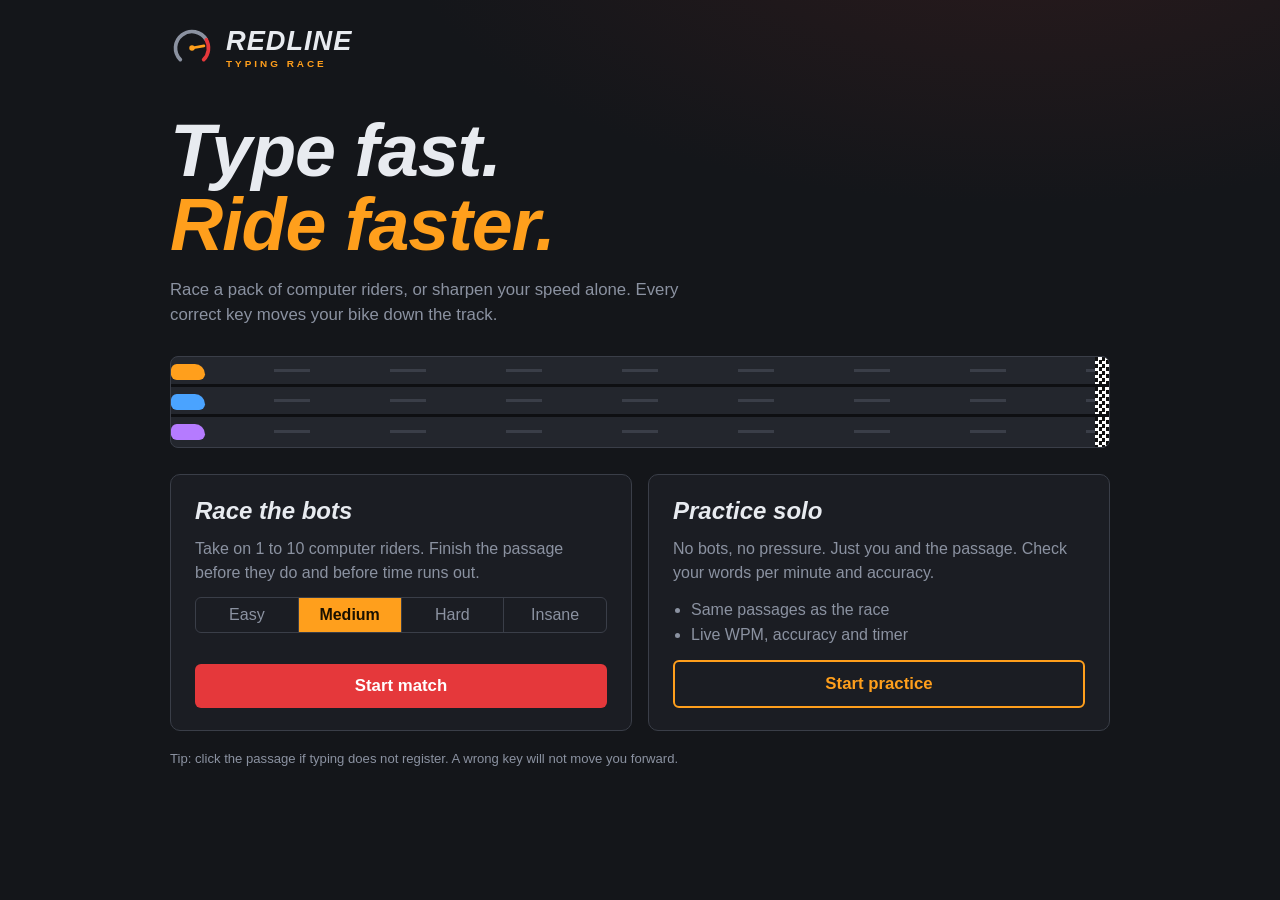
<file: index.html>
<!DOCTYPE html>
<html lang="en">
<head>
<meta charset="utf-8">
<meta name="viewport" content="width=device-width, initial-scale=1">
<title>Redline | Typing Race</title>
<link rel="stylesheet" href="css/landing.css">
<script src="js/records.js"></script>
</head>
<body>
<div class="wrap">
  <header class="nav">
    <a class="logo" href="index.html" aria-label="Redline Typing Race">
      <svg viewBox="0 0 48 48" width="44" height="44" aria-hidden="true">
        <path d="M11.27 36.73A18 18 0 1 1 39.59 15" fill="none" stroke="#8b92a1" stroke-width="4" stroke-linecap="round"/>
        <path d="M39.59 15A18 18 0 0 1 36.73 36.73" fill="none" stroke="#e5383b" stroke-width="4" stroke-linecap="round"/>
        <path d="M24 24L37 21.7" stroke="#ff9f1c" stroke-width="3" stroke-linecap="round"/>
        <circle cx="24" cy="24" r="3" fill="#ff9f1c"/>
      </svg>
      <span class="word">REDLINE<small>Typing Race</small></span>
    </a>
  </header>

  <section class="hero">
    <h1>Type fast.<br><span>Ride faster.</span></h1>
    <p>Race a pack of computer riders, or sharpen your speed alone. Every correct key moves your bike down the track.</p>

    <div class="lanes" aria-hidden="true">
      <div class="l"><i style="--c:#ff9f1c;--t:5s"></i></div>
      <div class="l"><i style="--c:#4aa3ff;--t:6.2s"></i></div>
      <div class="l"><i style="--c:#b57bff;--t:7.4s"></i></div>
    </div>
  </section>  

  <section class="modes">
    <article class="card">
      <h2>Race the bots</h2>
      <p>Take on 1 to 10 computer riders. Finish the passage before they do and before time runs out.</p>
      <div class="lv" id="lv" role="group" aria-label="Bot difficulty">
        <button data-i="0">Easy</button>
        <button data-i="1" class="on">Medium</button>
        <button data-i="2">Hard</button>
        <button data-i="3">Insane</button>
      </div>
      <a class="go" id="goBots" href="race.html?mode=bots&amp;lvl=1">Start match</a>
    </article>

    <article class="card">
      <h2>Practice solo</h2>
      <p>No bots, no pressure. Just you and the passage. Check your words per minute and accuracy.</p>
      <ul>
        <li>Same passages as the race</li>
        <li>Live WPM, accuracy and timer</li>
      </ul>
      <a class="go alt" href="race.html?mode=solo">Start practice</a>
    </article>
  </section>

  

<section class="rec" id="rec" hidden>
  <h2>Your records</h2>
  <div class="nums" id="recNums"></div>
  <table id="recRows"></table>
</section>

  <footer>Tip: click the passage if typing does not register. A wrong key will not move you forward.</footer>
</div>

<script>
  /* Difficulty chips only change the link for "Start match". */
  var lv = document.getElementById("lv"), goBots = document.getElementById("goBots");
  lv.addEventListener("click", function (e) {
    var b = e.target.closest("button");
    if (!b) return;
    lv.querySelectorAll("button").forEach(function (x) { x.classList.toggle("on", x === b); });
    goBots.href = "race.html?mode=bots&lvl=" + b.dataset.i;
  });

  /* Personal records saved by the game (this browser only). */
  var sm = Race.records.summary();
  if (sm.count) {
    document.getElementById("rec").hidden = false;
    document.getElementById("recNums").innerHTML =
      "<div><b>" + sm.best + "</b>best WPM</div><div><b>" + sm.avg + "</b>average WPM</div><div><b>" + sm.count + "</b>games</div>";
    document.getElementById("recRows").innerHTML = Race.records.all().slice(0, 5).map(function (r) {
      return "<tr><td>" + new Date(r.t).toLocaleDateString() + "</td><td>" + Race.records.label(r) +
             "</td><td><b>" + r.wpm + "</b> WPM</td><td>" + r.acc + "%</td></tr>";
    }).join("");
  }
</script>
</body>
</html>
</file>
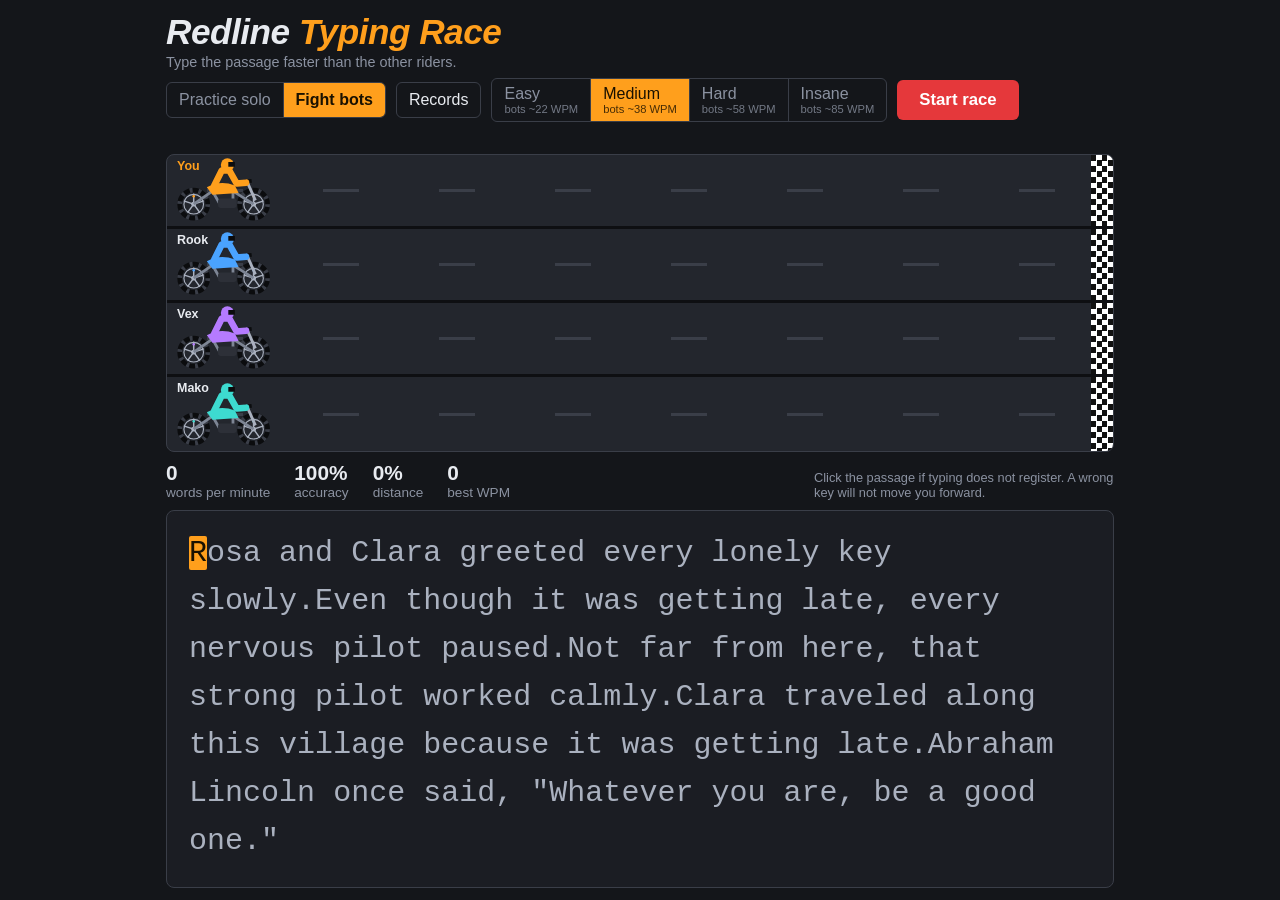
<file: race.html>
<!DOCTYPE html>
<html lang="en">
<head>
<meta charset="utf-8">
<meta name="viewport" content="width=device-width, initial-scale=1">
<title>Redline Typing Race</title>
<link rel="stylesheet" href="css/base.css">
<link rel="stylesheet" href="css/track.css">
<link rel="stylesheet" href="css/typing.css">
<link rel="stylesheet" href="css/overlay.css">
</head>
<body>
<main>
  <header class="top">
    <div>
      <h1><a class="brand" href="index.html" title="Back to menu">Redline <span>Typing Race</span></a></h1>
      <p class="sub">Type the passage faster than the other riders.</p>
    </div>
    <div class="bar">
      <div class="seg" id="modeSw" role="group" aria-label="Mode">
         <button data-m="solo">Practice solo</button>
         <button data-m="bots">Fight bots</button> </div>
         <button class="ghost" id="hist">Records</button>
    <div class="diff" id="diff" role="group" aria-label="Difficulty"></div>
      <button class="go" id="start">Start race</button>
    </div>
  </header>

  <div class="track" id="track"></div>

  <div class="stats">
    <div><b id="swpm">0</b>words per minute</div>
    <div><b id="sacc">100%</b>accuracy</div>
    <div><b id="sprog">0%</b>distance</div>
    <div><b id="sbest">0</b>best WPM</div>
    <p class="hint">Click the passage if typing does not register. A wrong key will not move you forward.</p>
  </div>

  <div class="text" id="text" tabindex="0" aria-label="Typing passage"></div>
  <textarea id="inp" class="hidden-input" autocapitalize="off" autocomplete="off" autocorrect="off" spellcheck="false" aria-hidden="true" tabindex="-1"></textarea>
</main>

<div id="ov"><div class="box" id="box"></div></div>

<!-- Load order matters: each file adds to the shared Race namespace. -->
<script src="js/config.js"></script>
<script src="js/text.js"></script>
<script src="js/bike.js"></script>
<script src="js/ui.js"></script>
<script src="js/bots.js"></script>
<script src="js/game.js"></script>
<script src="js/main.js"></script>
<script src="js/records.js"></script>
</body>
</html>
</file>
<file: css/landing.css>
/* Landing page */
:root{--bg:#14161a;--road:#23262d;--line:#3a3e48;--ink:#e8ebf0;--mute:#8b92a1;--sun:#ff9f1c;--red:#e5383b}
*{box-sizing:border-box}
body{margin:0;min-height:100vh;background:radial-gradient(900px 420px at 80% -10%,#2a1a1c 0,transparent 70%),var(--bg);
  color:var(--ink);font-family:"Bahnschrift","Arial Narrow","Segoe UI",sans-serif}
.wrap{max-width:980px;margin:0 auto;padding:20px 20px 28px}

.nav{display:flex;align-items:center;padding:6px 0 10px}
.logo{display:flex;align-items:center;gap:12px;color:inherit;text-decoration:none}
.word{font-size:1.7rem;font-weight:800;font-style:italic;letter-spacing:1px;line-height:1;display:flex;flex-direction:column}
.word small{font-size:.62rem;font-style:normal;font-weight:600;letter-spacing:3px;text-transform:uppercase;color:var(--sun);margin-top:4px}

.hero{padding:34px 0 26px}
.hero h1{margin:0;font-size:clamp(2.4rem,8vw,4.6rem);font-style:italic;font-weight:800;line-height:1;letter-spacing:-1px}
.hero h1 span{color:var(--sun)}
.hero p{max-width:520px;margin:16px 0 0;color:var(--mute);font-size:1.05rem;line-height:1.5}

.lanes{margin-top:28px;background:var(--road);border:1px solid var(--line);border-radius:8px;overflow:hidden}
.l{position:relative;height:30px;border-bottom:3px solid #0e0f12;
  background:repeating-linear-gradient(90deg,transparent 0 40px,var(--line) 40px 76px,transparent 76px 116px) center/116px 3px repeat-x}
.l:last-child{border-bottom:0}
.l::after{content:"";position:absolute;right:0;top:0;bottom:0;width:14px;
  background:repeating-conic-gradient(#fff 0 25%,#111 0 50%) 0 0/7px 7px}
.l i{position:absolute;top:7px;left:0;width:34px;height:16px;border-radius:8px 14px 8px 8px;background:var(--c);
  animation:ride var(--t) ease-in-out infinite alternate}
@keyframes ride{to{left:calc(100% - 34px - 18px)}}

.modes{display:grid;grid-template-columns:1fr 1fr;gap:16px}
.card{background:#1b1d23;border:1px solid var(--line);border-radius:10px;padding:22px 24px;display:flex;flex-direction:column;gap:12px}
.card h2{margin:0;font-size:1.5rem;font-style:italic}
.card p{margin:0;color:var(--mute);line-height:1.5}
.card ul{margin:0;padding-left:18px;color:var(--mute);line-height:1.6}
.lv{display:flex;border:1px solid var(--line);border-radius:6px;overflow:hidden}
.lv button{flex:1;background:transparent;color:var(--mute);border:0;border-right:1px solid var(--line);
  padding:8px 4px;font:inherit;cursor:pointer}
.lv button:last-child{border-right:0}
.lv button.on{background:var(--sun);color:#1a1100;font-weight:700}
.go{margin-top:auto;display:block;text-align:center;text-decoration:none;background:var(--red);color:#fff;
  border-radius:6px;padding:12px 22px;font-weight:700;font-size:1.05rem}
.go.alt{background:transparent;border:2px solid var(--sun);color:var(--sun)}
.go:hover{filter:brightness(1.12)}
a:focus-visible,button:focus-visible{outline:2px solid #fff;outline-offset:2px}

footer{margin-top:20px;color:var(--mute);font-size:.82rem}

@media (max-width:720px){.modes{grid-template-columns:1fr}.hero{padding-top:18px}}
@media (prefers-reduced-motion:reduce){.l i{animation:none;left:40%}}
.rec{margin-top:16px;background:#1b1d23;border:1px solid var(--line);border-radius:10px;padding:18px 24px}
.rec h2{margin:0 0 10px;font-size:1.2rem;font-style:italic}
.nums{display:flex;flex-wrap:wrap;gap:6px 28px;color:var(--mute);font-size:.85rem}
.nums b{display:block;color:var(--ink);font-size:1.5rem;line-height:1.1}
.rec table{margin-top:12px;border-collapse:collapse;width:100%;font-variant-numeric:tabular-nums;color:var(--mute)}
.rec td{padding:6px 10px 6px 0;border-bottom:1px solid var(--line)}
.rec td b{color:var(--sun)}
.len{display:flex;flex-wrap:wrap;align-items:center;gap:8px;margin:0 0 16px;color:var(--mute)}
.len button{background:transparent;color:var(--mute);border:1px solid var(--line);border-radius:6px;
  padding:7px 14px;font:inherit;cursor:pointer}
.len button.on{background:var(--sun);color:#1a1100;border-color:var(--sun);font-weight:700}
</file>
<file: css/base.css>
/* Theme tokens, page shell and header controls */
:root{
  --bg:#14161a;--road:#23262d;--line:#3a3e48;--ink:#e8ebf0;--mute:#8b92a1;
  --sun:#ff9f1c;--red:#e5383b;--ok:#5fd39a;
  --lane:clamp(44px,9vh,74px);          /* lane height scales with the screen */
}
*{box-sizing:border-box}
html,body{height:100%}
body{margin:0;background:var(--bg);color:var(--ink);
  font-family:"Bahnschrift","Arial Narrow","Segoe UI",sans-serif;overflow:hidden}

/* Whole game is exactly one screen tall: the passage takes whatever is left. */
main{max-width:980px;margin:0 auto;height:100vh;height:100dvh;
  padding:12px 16px;display:flex;flex-direction:column;gap:10px}

.top{display:flex;flex-wrap:wrap;gap:8px 16px;align-items:center;justify-content:space-between}
h1{margin:0;font-size:clamp(1.4rem,4vh,2.2rem);font-style:italic;font-weight:800;letter-spacing:-.5px}
h1 span{color:var(--sun)}
.sub{color:var(--mute);margin:2px 0 0;font-size:.9rem}

.bar{display:flex;flex-wrap:wrap;gap:10px;align-items:center}
.diff{display:flex;border:1px solid var(--line);border-radius:6px;overflow:hidden}
.diff button{background:transparent;color:var(--mute);border:0;border-right:1px solid var(--line);
  padding:6px 12px;font:inherit;cursor:pointer;text-align:left}
.diff button:last-child{border-right:0}
.diff button small{display:block;font-size:.7rem;opacity:.8}
.diff button.on{background:var(--sun);color:#1a1100}
.go{background:var(--red);color:#fff;border:0;border-radius:6px;padding:10px 22px;
  font:inherit;font-weight:700;font-size:1.05rem;cursor:pointer}
.go:hover{filter:brightness(1.1)}
button:focus-visible{outline:2px solid #fff;outline-offset:2px}

.stats{display:flex;flex-wrap:wrap;align-items:flex-end;gap:4px 24px;color:var(--mute);font-size:.85rem}
.stats b{color:var(--ink);font-size:1.3rem;display:block;font-variant-numeric:tabular-nums;line-height:1.1}
.hint{margin:0 0 0 auto;font-size:.8rem;max-width:300px}

.hidden-input{position:fixed;opacity:0;left:-999px}

/* Logo link back to the landing page */
a.brand{color:inherit;text-decoration:none}

/* Practice mode: no bots, so hide everything about bots and difficulty */
.solo .diff,.solo .lvlpick,.solo #rtable,
.solo #anDown,.solo #anUp,.solo .another span{display:none}
.seg{display:flex;border:1px solid var(--line);border-radius:6px;overflow:hidden}
.seg button{background:transparent;color:var(--mute);border:0;border-right:1px solid var(--line);
  padding:8px 12px;font:inherit;cursor:pointer}
.seg button:last-child{border-right:0}
.seg button.on{background:var(--sun);color:#1a1100;font-weight:700}
.ghost{background:transparent;color:var(--ink);border:1px solid var(--line);border-radius:6px;
  padding:8px 12px;font:inherit;cursor:pointer}
.ghost:hover{border-color:var(--sun);color:var(--sun)}
</file>
<file: css/track.css>
/* Road, lanes, bikes and their animation */
.track{background:var(--road);border:1px solid var(--line);border-radius:8px;
  position:relative;overflow:hidden;flex:none}
.lane{position:relative;height:var(--lane);border-bottom:3px solid #0e0f12;
  background:repeating-linear-gradient(90deg,transparent 0 40px,var(--line) 40px 76px,transparent 76px 116px) center/116px 3px repeat-x;
  background-position-x:calc(var(--p,0) * -48px);
  transition:background-position .18s linear}
.lane:last-child{border-bottom:0}

.name{position:absolute;left:10px;top:4px;font-size:.78rem;color:var(--mute);z-index:2;display:flex;gap:8px}
.name b{color:var(--ink)}
.me .name b{color:var(--sun)}
.typo{color:var(--red);font-weight:700;visibility:hidden}
.typo.show{visibility:visible}

.fin{position:absolute;right:0;top:0;bottom:0;width:22px;z-index:1;
  background:repeating-conic-gradient(#fff 0 25%,#111 0 50%) 0 0/11px 11px}

/* Bike size follows lane height (SVG aspect ratio is 104:62) */
.lane{--bh:calc(var(--lane) - 16px);--bw:calc(var(--bh) * 1.677)}
.bike{position:absolute;bottom:5px;height:var(--bh);width:var(--bw);z-index:3;
  left:calc(8px + var(--p,0) * (100% - var(--bw) - 34px));
  transition:left .18s linear}
.bike svg{display:block;width:100%;height:100%;overflow:visible}

/* ---- Wheel motion --------------------------------------------------
   .spin groups rotate around their own wheel centre. The centre is set
   inline (transform-origin in SVG user units) and transform-box:view-box
   makes that origin relative to the SVG, so wheels turn in place. */
.spin{transform-box:view-box}
.racing .spin{animation:spin .42s linear infinite}
@keyframes spin{to{transform:rotate(360deg)}}

/* Frame + rider bob on the suspension, wheels stay on the road */
.racing .body{animation:bob .24s ease-in-out infinite alternate;animation-delay:var(--d,0s)}
@keyframes bob{from{transform:translateY(0)}to{transform:translateY(-1.4px)}}

/* Wind streaks behind the bike */
.wind{opacity:0}
.racing .wind{animation:wind .3s linear infinite}
@keyframes wind{0%{opacity:0;transform:translateX(6px)}30%{opacity:.7}100%{opacity:0;transform:translateX(-8px)}}

@media (prefers-reduced-motion:reduce){
  .racing .lane,.racing .spin,.racing .body,.racing .wind{animation:none}
}
</file>
<file: css/typing.css>
/* Passage box. Font size is chosen by js/ui.js (fitText) so the whole
   paragraph always fits in the space left on screen. */
.text{flex:1 1 0;min-height:0;overflow:auto;
  background:#1b1d23;border:1px solid var(--line);border-radius:8px;
  padding:clamp(10px,2vh,20px) clamp(12px,2vw,22px);
  font:20px/1.6 "Cascadia Mono",Consolas,"Courier New",monospace;
  cursor:text;
  white-space:pre-wrap;        /* keep real spaces, wrap only at them */
  overflow-wrap:break-word;    /* only splits a word if it's longer than a full line */
}
.text .wd{white-space:nowrap}
.text span{border-radius:2px}
.text .d{color:var(--ok)}
.text .w{background:var(--red);color:#fff}
.text .c{background:var(--sun);color:#1a1100}
.text .n{color:#aab1bf}
</file>
<file: css/overlay.css>
/* Countdown and results overlay */
#ov{position:fixed;inset:0;background:rgba(10,11,14,.82);display:none;align-items:center;
  justify-content:center;z-index:10;text-align:center;padding:16px}
#ov.on{display:flex}
#ov .box{background:#1b1d23;border:1px solid var(--line);border-radius:10px;padding:26px 34px;min-width:300px}
#ov h2{margin:0 0 6px;font-size:2.4rem;font-style:italic}
#cd{font-size:9rem;font-weight:800;font-style:italic;color:var(--sun);line-height:1}
table{margin:14px auto 18px;border-collapse:collapse;font-variant-numeric:tabular-nums}
td{padding:5px 14px;border-bottom:1px solid var(--line);text-align:left}
.me-row{color:var(--sun)}
#ov.live{background:transparent;align-items:flex-end;pointer-events:none}
#ov.live .box{pointer-events:auto}
.lvlpick{display:flex;align-items:center;justify-content:center;gap:12px;
  margin:0 0 14px;color:var(--mute);font-size:.9rem}
.lvlpick b{color:var(--ink)}
.lvlpick button{background:transparent;color:var(--ink);border:1px solid var(--line);
  border-radius:6px;padding:6px 12px;font:inherit;cursor:pointer}
.lvlpick button:hover:not(:disabled){border-color:var(--sun);color:var(--sun)}
.lvlpick button:disabled{opacity:.35;cursor:default}
.another{display:none;align-items:center;gap:10px;color:var(--mute);font-size:.9rem}
.another b{color:var(--ink)}
.another button:not(.go){background:transparent;color:var(--ink);border:1px solid var(--line);
  border-radius:6px;padding:6px 12px;font:inherit;cursor:pointer}
.another button:not(.go):hover:not(:disabled){border-color:var(--sun);color:var(--sun)}
.another button:disabled{opacity:.35;cursor:default}
#ov .box{max-height:92vh;overflow:auto}
.menu{display:block;margin-top:12px;color:var(--mute);font-size:.9rem;text-decoration:none}
.menu:hover{color:var(--sun)}
.pb{color:var(--ok);font-weight:700;margin-top:6px}
#ov .box .ghost{margin-top:10px}
</file>
